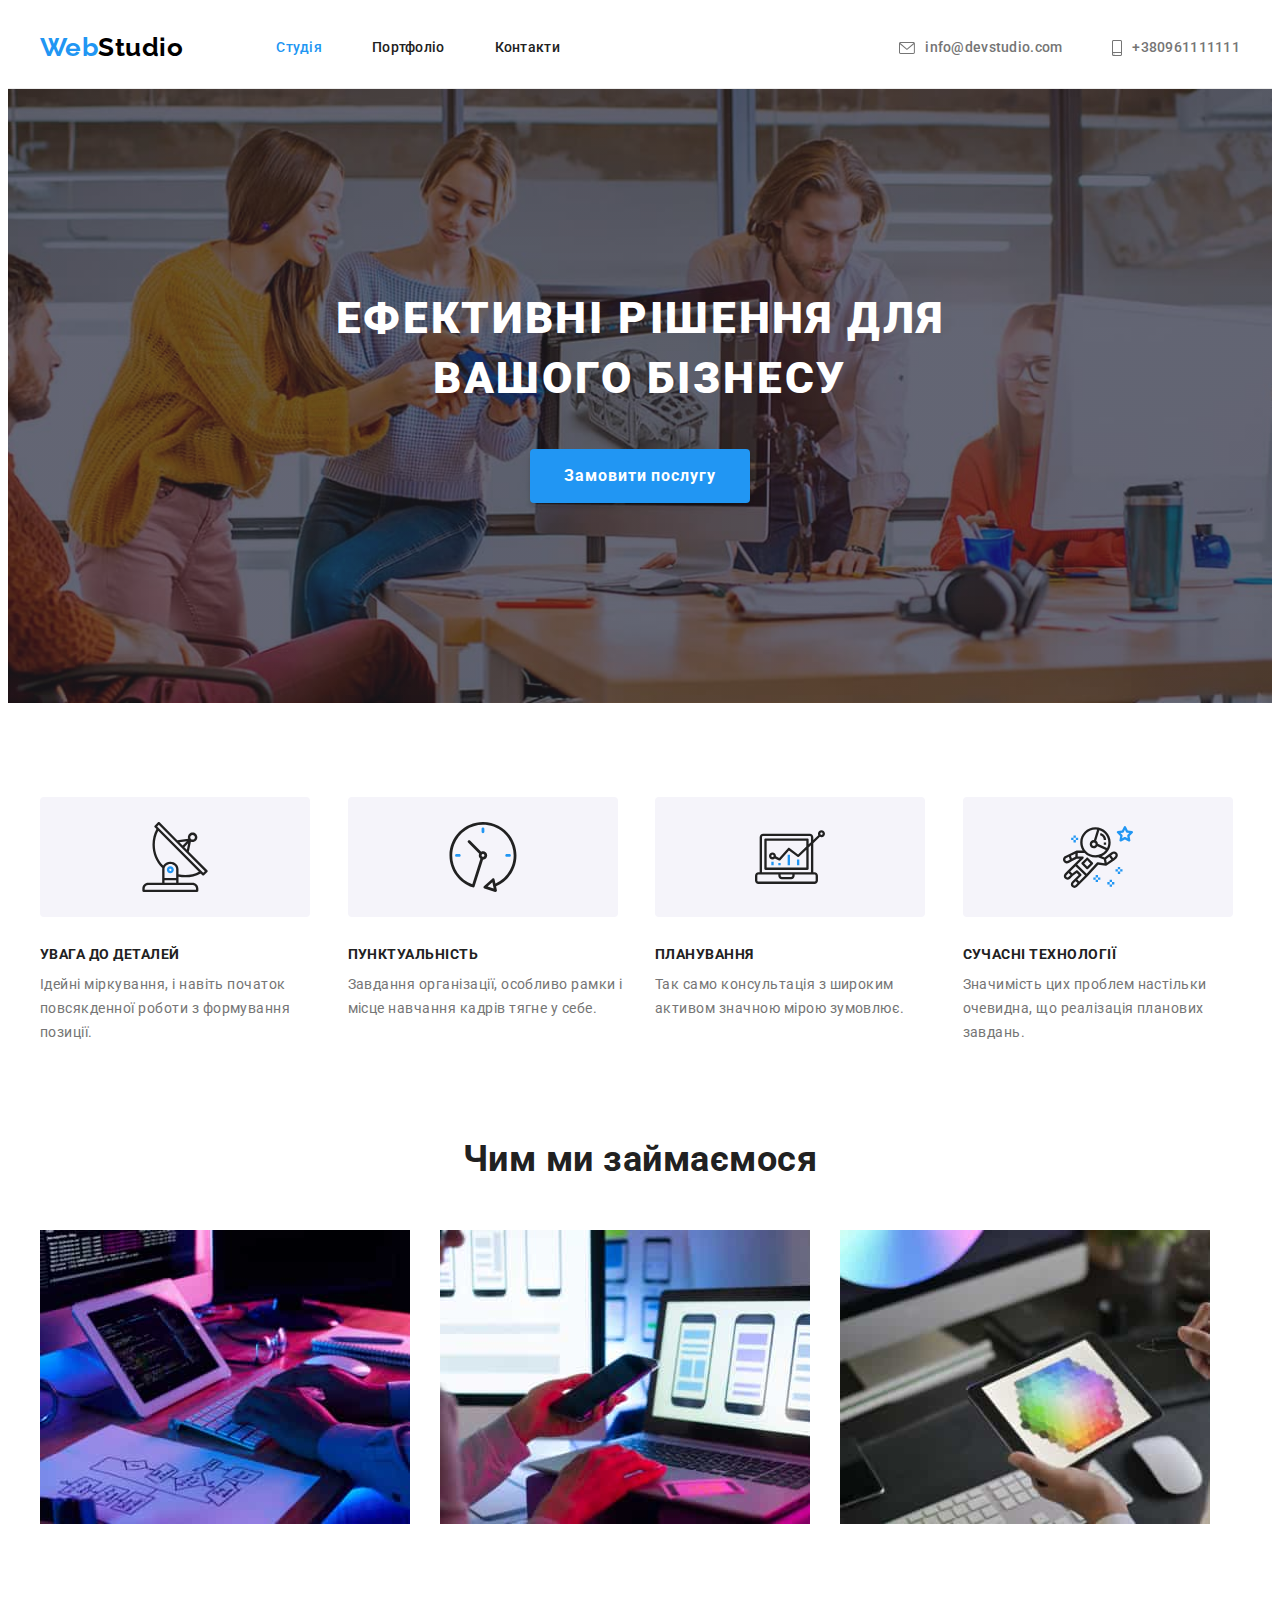
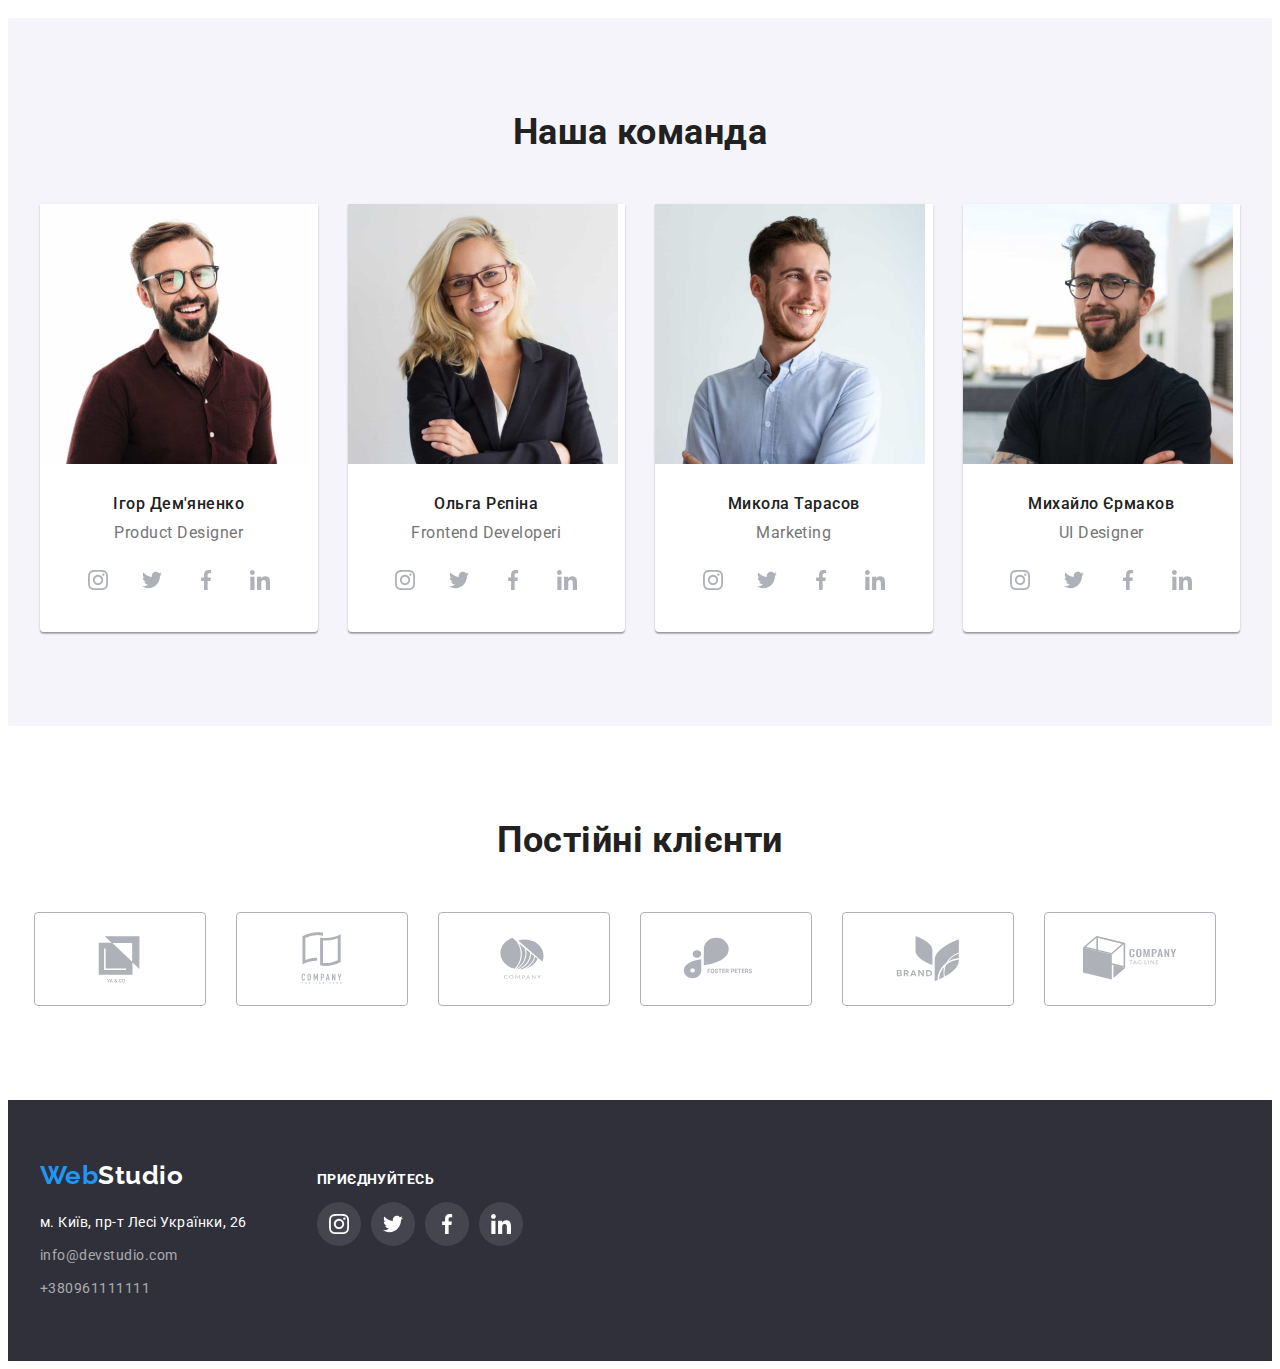
<file: index.html>
<!DOCTYPE html>
<html lang="uk">

<head>
    <meta charset="UTF-8">
    <meta http-equiv="X-UA-Compatible" content="IE=edge">
    <meta name="viewport" content="width=device-width, initial-scale=1.0">
    <title>WebStudio</title>
    <link rel="preconnect" href="https://fonts.googleapis.com">
    <link rel="preconnect" href="https://fonts.gstatic.com" crossorigin>
    <link href="https://fonts.googleapis.com/css2?family=Raleway:wght@700&family=Roboto:wght@400;500;700;900&display=swap"
        rel="stylesheet">

        <link rel="stylesheet" href="https://cdnjs.cloudflare.com/ajax/libs/modern-normalize/1.1.0/modern-normalize.min.css"
            integrity="sha512-wpPYUAdjBVSE4KJnH1VR1HeZfpl1ub8YT/NKx4PuQ5NmX2tKuGu6U/JRp5y+Y8XG2tV+wKQpNHVUX03MfMFn9Q=="
            crossorigin="anonymous" referrerpolicy="no-referrer" />
    
            <link rel="stylesheet" href="./css/styles.css">
</head>

<body>

            <!--Header-->
            
    <header class="page-header">
        <div class="conteiner header-list"> 
      <nav class="main-nav">
        <a href="./index.html" class="logo">
          Web<span class="logo-studioheader">Studio</span>
        </a>

        <ul class="nav">
            <li class="item"><a class="nav-link current" href="./index.html">Студія</a></li>
            <li class="item"><a class="nav-link" href="./portfolio.html">Портфоліо</a></li>
            <li class="item"><a class="nav-link" href="#">Контакти</a></li>
        </ul>
      </nav>

        <ul class="contact">
            <li class="contact-item">
                 <a class="contact-list" href="mailto:info@devstudio.com">
                    <svg class="icon-contact" width="16" height="12">
                        <use href="./images/icons.svg#envelope"></use>
                    </svg>
                    info@devstudio.com
                </a>
                 </li>
            <li class="contact-item">
                 <a class="contact-list" href="tel:+380961111111">
                    <svg class="icon-contact" width="10" height="16">
                        <use href="./images/icons.svg#smartphone"></use>
                    </svg>
                    +380961111111
                </a>
             </li>
        </ul>
        </div>
        
    </header>

    <main>

        <!--секція №1-->

    <section class="hero">
        <div class="conteiner"> 
            <h1 class="hero-title">Ефективні рішення для <br >вашого бізнесу</h1>
            <button type="button" class="hero-button">Замовити послугу</button>
        </div>
        
    </section>


    <!--секція №2-->

    <section class="section">
        <div class="conteiner"> 
        <h2 class="section-title visually-hidden">Наші цінності</h2>
        <ul class="section-list">
            <li class="section-item">
                <div class="block">
                    <svg class="icon-benefits" width="70" height="70">
                        <use href="./images/icons.svg#antenna"></use>
                    </svg>
                </div>
                <h3 class="title-name">Увага до деталей</h3>
                <p class="values">Ідейні міркування, і навіть початок повсякденної роботи з формування позиції.</p>
            </li>
            <li class="section-item">
                <div class="block">
                    <svg class="icon-benefits" width="70" height="70">
                        <use href="./images/icons.svg#clock"></use>
                    </svg>
                </div>
                <h3 class="title-name">Пунктуальність</h3>
                <p class="values">Завдання організації, особливо рамки і місце навчання кадрів тягне у себе.</p>
            </li>
            <li class="section-item">
                <div class="block">
                    <svg class="icon-benefits" width="70" height="70">
                        <use href="./images/icons.svg#computer"></use>
                    </svg>
                </div>
                <h3 class="title-name">Планування</h3>
                <p class="values">Так само консультація з широким активом значною мірою зумовлює.</p>
            </li>
            <li class="section-item">
                <div class="block">
                    <svg class="icon-benefits" width="70" height="70">
                        <use href="./images/icons.svg#astronaut"></use>
                    </svg>
                </div>
                <h3 class="title-name">Сучасні технології</h3>
                <p class="values">Значимість цих проблем настільки очевидна, що реалізація планових завдань.</p>
            </li>
        </ul>
        </div>
    </section>

    <!--секція №3-->

    <section class="section section-top">
        <div class="conteiner"> 
        <h2 class="section-title">Чим ми займаємося</h2>
        <ul class="section-list">
            <li class="section-image">
                <img src="./images/foto1.jpg" alt="руки на клавіатурі комп'ютера" width="370">
            </li>
            <li class="section-image">
                <img src="./images/foto2.jpg" alt="мобільний телефон в руці" width="370">  
            </li>
            <li class="section-image">
                <img src="./images/foto3.jpg" alt="планшет в руках" width="370">
            </li>
        </ul>
        </div>
    </section>

    <!--секція №4-->

    <section class="section team">
        <div class="conteiner"> 
        <h2 class="section-title"> Наша команда </h2>
        <ul class="section-list">

            <li class="team-item section-item">
                <img class="team-photo" src="./images/Igor.jpg" alt="Ігор Дем'яненко" width="270">
                <div class="team-signature"> 
                <h3 class="team-member"> Ігор Дем'яненко </h3>
                <p class="team-profession"> Product Designer </p>
                <ul class="social-list">
                    <li class="icon-social">
                        <a class="icon-link" href="#">
                            <svg class="icon" width="20" height="20">
                                <use href="./images/icons.svg#instagram"></use>
                            </svg>
                        </a>
                    </li>
                
                    <li>
                        <a class="icon-link" href="#">
                            <svg class="icon" width="20" height="20">
                                <use href="./images/icons.svg#twitter"></use>
                            </svg>
                        </a>
                
                    </li>
                    <li>
                        <a class="icon-link" href="#">
                            <svg class="icon" width="20" height="20">
                                <use href="./images/icons.svg#facebook"></use>
                            </svg>
                        </a>
                
                    </li>
                
                    <li>
                        <a class="icon-link" href="#">
                            <svg class="icon" width="20" height="20">
                                <use href="./images/icons.svg#linkedin"></use>
                            </svg>
                        </a>
                
                    </li>
                </ul>
                </div>
            </li>

            <li class="team-item section-item">
                <img class="team-photo" src="./images/olga.jpg" alt="Ольга Рєпіна" width="270">
                <div class="team-signature"> 
                <h3 class="team-member">Ольга Рєпіна</h3>
                <p class="team-profession"> Frontend Developeri </p>
                <ul class="social-list">
                    <li class="icon-social">
                        <a class="icon-link" href="#">
                            <svg class="icon" width="20" height="20">
                                <use href="./images/icons.svg#instagram"></use>
                            </svg>
                        </a>
                    </li>
                
                    <li>
                        <a class="icon-link" href="#">
                            <svg class="icon" width="20" height="20">
                                <use href="./images/icons.svg#twitter"></use>
                            </svg>
                        </a>
                
                    </li>
                    <li>
                        <a class="icon-link" href="#">
                            <svg class="icon" width="20" height="20">
                                <use href="./images/icons.svg#facebook"></use>
                            </svg>
                        </a>
                
                    </li>
                
                    <li>
                        <a class="icon-link" href="#">
                            <svg class="icon" width="20" height="20">
                                <use href="./images/icons.svg#linkedin"></use>
                            </svg>
                        </a>
                
                    </li>
                </ul>
                </div>
            </li> 

            <li class="team-item section-item"> 
                <img class="team-photo" src="./images/mikolka.jpg" alt="Микола Тарасов" width="270">
                <div class="team-signature"> 
                <h3 class="team-member"> Микола Тарасов </h3>
                <p class="team-profession"> Marketing </p>
                <ul class="social-list">
                    <li class="icon-social">
                        <a class="icon-link" href="#">
                            <svg class="icon" width="20" height="20">
                                <use href="./images/icons.svg#instagram"></use>
                            </svg>
                        </a>
                    </li>
                
                    <li>
                        <a class="icon-link" href="#">
                            <svg class="icon" width="20" height="20">
                                <use href="./images/icons.svg#twitter"></use>
                            </svg>
                        </a>
                
                    </li>
                    <li>
                        <a class="icon-link" href="#">
                            <svg class="icon" width="20" height="20">
                                <use href="./images/icons.svg#facebook"></use>
                            </svg>
                        </a>
                
                    </li>
                
                    <li>
                        <a class="icon-link" href="#">
                            <svg class="icon" width="20" height="20">
                                <use href="./images/icons.svg#linkedin"></use>
                            </svg>
                        </a>
                
                    </li>
                </ul>
                </div>
            </li>
            
            <li class="team-item section-item"> 
                <img class="team-photo" src="./images/mihailo.jpg" alt="Михайло Єрмаков" width="270">
                <div class="team-signature"> 
                <h3 class="team-member"> Михайло Єрмаков </h3> 
                <p class="team-profession"> UI Designer </p>
                <ul class="social-list">
                    <li class="icon-social">
                        <a class="icon-link" href="#">
                            <svg class="icon" width="20" height="20">
                                <use href="./images/icons.svg#instagram"></use>
                            </svg>
                        </a>
                    </li>
                
                    <li>
                        <a class="icon-link" href="#">
                            <svg class="icon" width="20" height="20">
                                <use href="./images/icons.svg#twitter"></use>
                            </svg>
                        </a>
                
                    </li>
                    <li>
                        <a class="icon-link" href="#">
                            <svg class="icon" width="20" height="20">
                                <use href="./images/icons.svg#facebook"></use>
                            </svg>
                        </a>
                
                    </li>
                
                    <li>
                        <a class="icon-link" href="#">
                            <svg class="icon" width="20" height="20">
                                <use href="./images/icons.svg#linkedin"></use>
                            </svg>
                        </a>
                
                    </li>
                </ul>
                </div>
            </li>
        </ul>
        </div>
    </section>

                     <!-- Секція №5-->

    
<section class="client">
        <div class=conteiner> 
            <h2 class="section-title"> Постійні клієнти  </h2>

            <ul class="name-client">
                <li class="logo-client">
                    <a class="icon-logo-client" href>
                    <svg class="icon-logo" width="106" height="60">
                        <use href="./images/icons.svg#Logo1"></use>
                    </svg>
                  </a>
                </li>
                <li class="logo-client">
                    <a class="icon-logo-client" href>
                        <svg class="icon-logo" width="106" height="60">
                            <use href="./images/icons.svg#Logo2"></use>
                        </svg>
                    </a>
                </li>
                <li class="logo-client">
                    <a class="icon-logo-client" href>
                        <svg class="icon-logo" width="106" height="60">
                            <use href="./images/icons.svg#Logo3"></use>
                        </svg>
                    </a>
                </li>
                <li class="logo-client">
                    <a class="icon-logo-client" href>
                        <svg class="icon-logo" width="106" height="60">
                            <use href="./images/icons.svg#Logo4"></use>
                        </svg>
                    </a>
                </li>
                <li class="logo-client">
                    <a class="icon-logo-client" href>
                        <svg class="icon-logo" width="106" height="60">
                            <use href="./images/icons.svg#Logo5"></use>
                        </svg>
                    </a>
                </li>
                <li class="logo-client">
                    <a class="icon-logo-client" href>
                        <svg class="icon-logo" width="106" height="60">
                            <use href="./images/icons.svg#Logo6"></use>
                        </svg>
                    </a>
                </li>
            </ul>

        </div>

    </section>

         
    </main>

                <!-- Footer-->
    

    <footer class="footer">

        <div class="conteiner footer-container">

        <!--адреса в підвалі-->

        <div>
            <a href="./index.html" class="logo logo-footer">
                <span class="logo-web">Web</span><span class="logo-studiofooter">Studio</span> </a>
            <address class="addres">
                <ul>
                    <li class="map"> <a class="address-list google-map" href="https://goo.gl/maps/CPtrU1FHBa2aNyZL9"
                            target="_blank" rel="noopener noreferrer nofollow">м. Київ, пр-т Лесі Українки, 26</a></li>
                    <li class="mailto"> <a class="address-list mail" href="mailto:info@devstudio.com">info@devstudio.com</a>
                    </li>
                    <li> <a class="address-list phone" href="tel:+380961111111">+380961111111</a></li>
                </ul>
            </address>
        </div>

        <!--соцмережі в підвалі-->

        <div class="footer-socialbox">
            <p class="item-footer"> Приєднуйтесь </p>
            <ul class="social-footer list">
                <li class="icon-social">
                    <a class="icon-footer-link" href>
                        <svg class="icon-footer" width="20" height="20">
                            <use href="./images/icons.svg#instagram"> </use>
                        </svg>
                    </a>
                </li>
                <li class="icon-social">
                    <a class="icon-footer-link" href>
                        <svg class="icon-footer" width="20" height="20">
                            <use href="./images/icons.svg#twitter"> </use>
                        </svg>
                    </a>
                </li>
                <li class="icon-social">
                    <a class="icon-footer-link" href>
                        <svg class="icon-footer" width="20" height="20">
                            <use href="./images/icons.svg#facebook"> </use>
                        </svg>
                    </a>
                </li>
                <li class="icon-social">
                    <a class="icon-footer-link" href>
                        <svg class="icon-footer" width="20" height="20">
                            <use href="./images/icons.svg#linkedin"> </use>
                        </svg>
                    </a>
                </li>
            </ul>
        </div>

        </div>


    </footer>
 
</body>

</html>
</file>
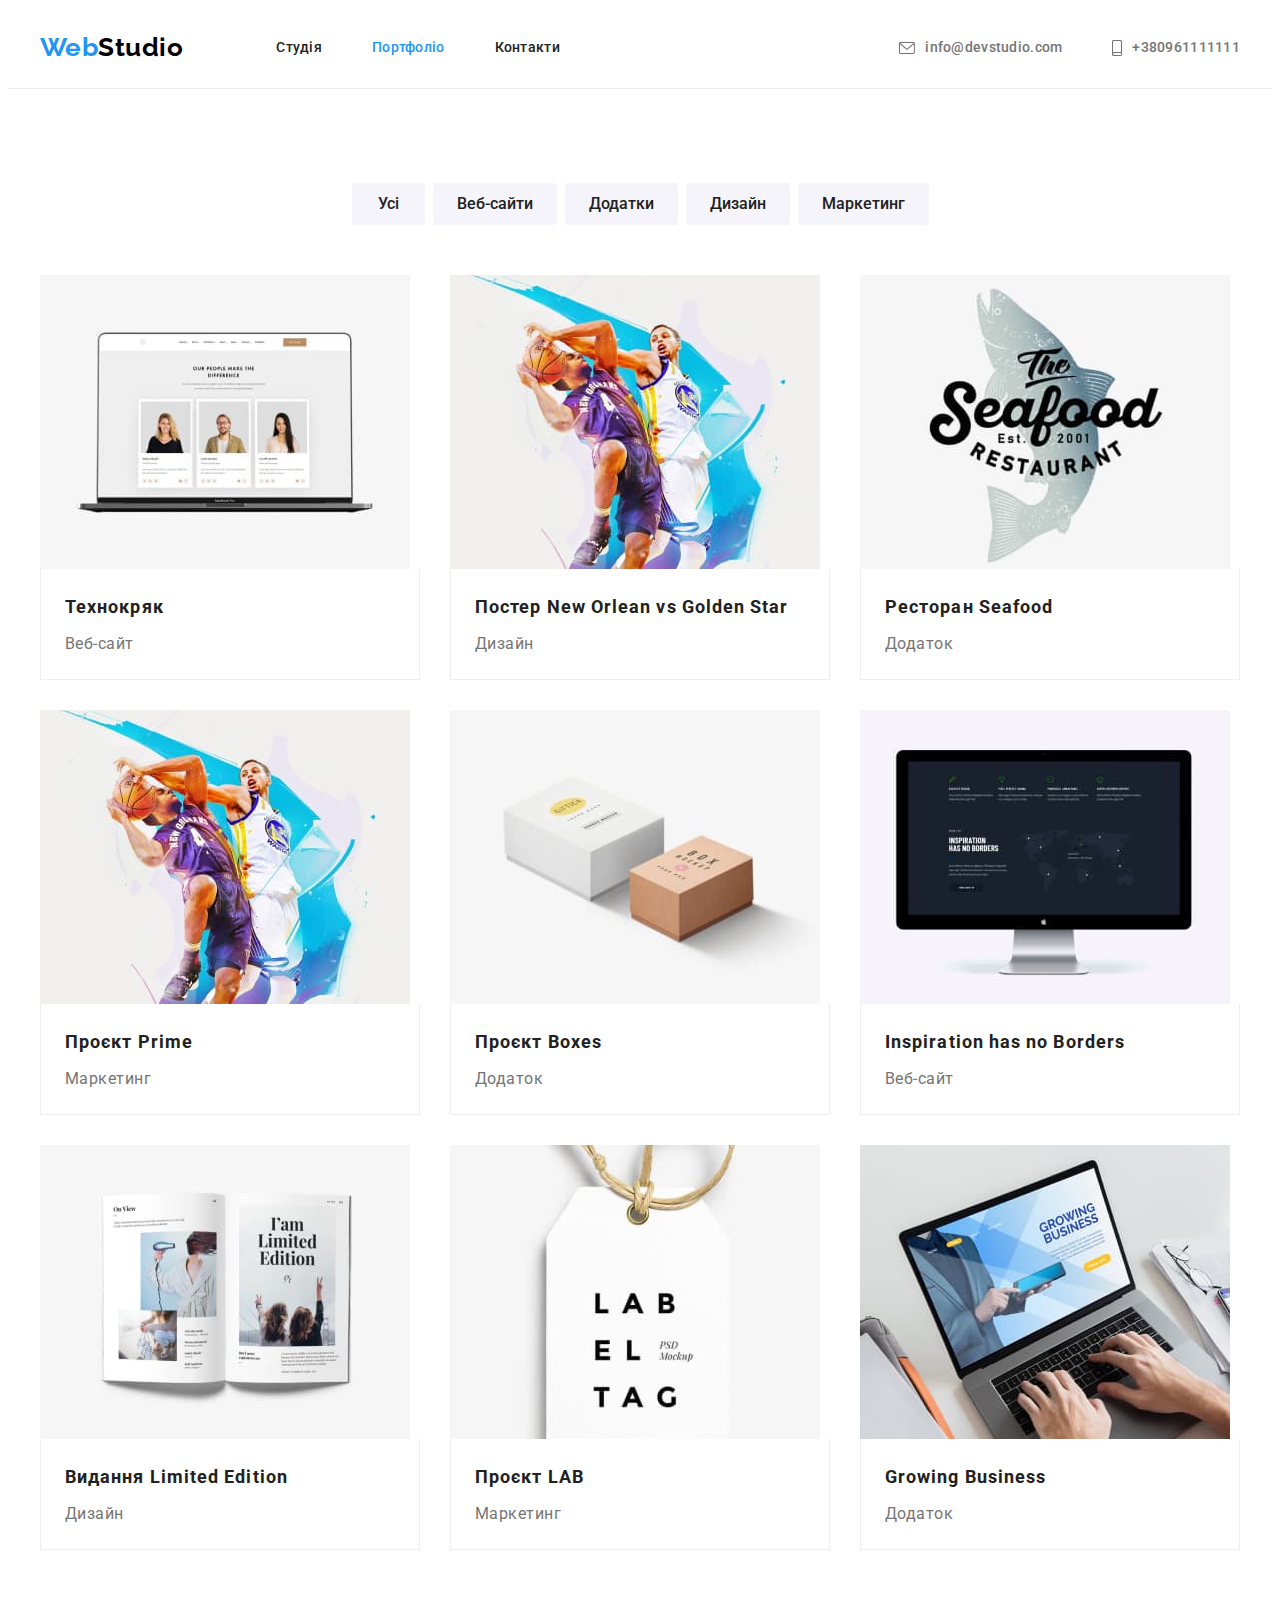
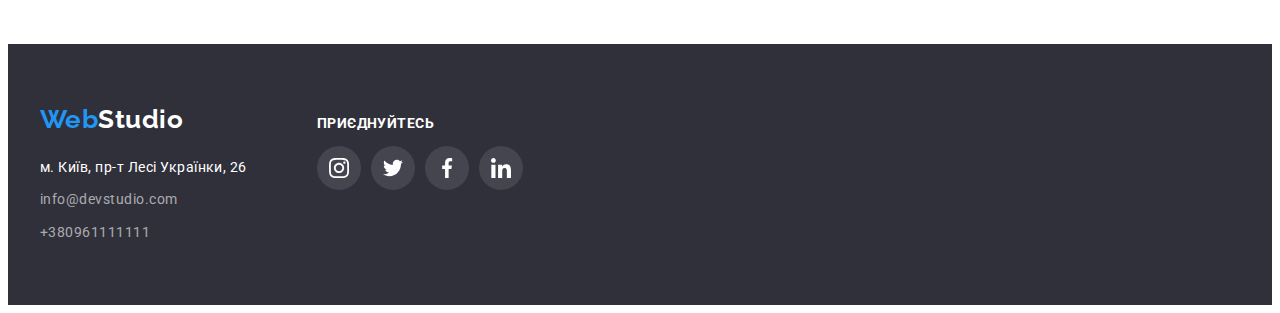
<file: portfolio.html>
<!DOCTYPE html>
<html lang="uk">

<head>
    <meta charset="UTF-8">
    <meta http-equiv="X-UA-Compatible" content="IE=edge">
    <meta name="viewport" content="width=device-width, initial-scale=1.0">
    <title>WebStudio</title>
    <link rel="preconnect" href="https://fonts.googleapis.com">
    <link rel="preconnect" href="https://fonts.gstatic.com" crossorigin>
    <link href="https://fonts.googleapis.com/css2?family=Raleway:wght@700&family=Roboto:wght@400;500;700;900&display=swap"
        rel="stylesheet">

        <link rel="stylesheet" href="https://cdnjs.cloudflare.com/ajax/libs/modern-normalize/1.1.0/modern-normalize.min.css"
            integrity="sha512-wpPYUAdjBVSE4KJnH1VR1HeZfpl1ub8YT/NKx4PuQ5NmX2tKuGu6U/JRp5y+Y8XG2tV+wKQpNHVUX03MfMFn9Q=="
            crossorigin="anonymous" referrerpolicy="no-referrer" />
    
            <link rel="stylesheet" href="./css/styles.css">

</head>

<body>

    <!-- Header -->

    <header class="page-header">
        <div class="conteiner header-list">
            <nav class="main-nav">
                <a href="./index.html" class="logo">
                    Web<span class="logo-studioheader">Studio</span>
                </a>
    
                <ul class="nav">
                    <li class="item"><a class="nav-link" href="./index.html">Студія</a></li>
                    <li class="item"><a class="nav-link current" href="./portfolio.html">Портфоліо</a></li>
                    <li class="item"><a class="nav-link" href="#">Контакти</a></li>
                </ul>
            </nav>
    
            <ul class="contact">
                <li class="contact-item">
                    <a class="contact-list" href="mailto:info@devstudio.com">
                        <svg class="icon-contact" width="16" height="12">
                            <use href="./images/icons.svg#envelope"></use>
                        </svg>
                        info@devstudio.com
                    </a>
                </li>
                <li class="contact-item">
                    <a class="contact-list" href="tel:+380961111111">
                        <svg class="icon-contact" width="10" height="16">
                            <use href="./images/icons.svg#smartphone"></use>
                        </svg>
                        +380961111111
                    </a>
                </li>
            </ul>
        </div>
    
    </header>

    <!-- Універсальний контент сторінки -->

    <main>

        <section class="section">
            <div class="conteiner"> 

            <h1 class="visually-hidden"> Portfolio </h1>

            
             
            <ul class="button-list">

                <li class="button-item"> <button type="button" class="portfolio-button"> Усі </button> </li>
                <li class="button-item"> <button type="button" class="portfolio-button"> Веб-сайти </button> </li>
                <li class="button-item"> <button type="button" class="portfolio-button"> Додатки </button> </li>
                <li class="button-item"> <button type="button" class="portfolio-button"> Дизайн </button> </li>
                <li class="button-item"> <button type="button" class="portfolio-button"> Маркетинг </button> </li>

            </ul>
                   

            <ul class="project-list">

                <li class="project-item"> 
                    <a class="project-link" href="#">
                    <img class="project-image" src="./images/technokryak.jpg" alt="Технокряк вебсайт" width="370">
                    <div class="project-border"> 
                    <h2 class="project-title"> Технокряк </h2>
                    <p class="project-filter"> Веб-сайт </p>
                    </div>
                    </a>
                </li>

                <li class="project-item"> 
                    <a class="project-link" href="#">
                    <img class="project-image" src="./images/poster.jpg" alt="Постер New Orlean vs Golden Star дизайн" width="370">
                    <div class="project-border"> 
                    <h2 class="project-title"> Постер New Orlean vs Golden Star </h2>
                    <p class="project-filter"> Дизайн </p>
                    </div>
                    </a>
                </li>

                <li class="project-item"> 
                    <a class="project-link" href="#">
                    <img class="project-image" src="./images/seafood.jpg" alt="Ресторан Seafood дизайн" width="370">
                    <div class="project-border"> 
                    <h2 class="project-title"> Ресторан Seafood </h2>
                    <p class="project-filter"> Додаток </p>
                    </div>
                    </a>
                </li>

                <li class="project-item"> 
                    <a class="project-link" href="#">
                    <img class="project-image" src="./images/poster.jpg" alt="Проєкт Prime Маркетинг" width="370">
                    <div class="project-border"> 
                    <h2 class="project-title"> Проєкт Prime </h2>
                    <p class="project-filter"> Маркетинг </p>
                    </div>
                    </a>
                </li>

                <li class="project-item"> 
                    <a class="project-link" href="#">
                    <img class="project-image" src="./images/boxes.jpg" alt="Проєкт Boxes додаток" width="370">
                    <div class="project-border"> 
                    <h2 class="project-title"> Проєкт Boxes </h2>
                    <p class="project-filter"> Додаток </p>
                    </div>
                    </a>
                </li>

                <li class="project-item"> 
                    <a class="project-link" href="#">
                    <img class="project-image" src="./images/bordes.jpg" alt="Inspiration has no Borders вебсайт" width="370">
                    <div class="project-border"> 
                    <h2 class="project-title"> Inspiration has no Borders </h2>
                    <p class="project-filter"> Веб-сайт </p>
                    </div>
                    </a>
                </li>

                <li class="project-item"> 
                    <a class="project-link" href="#">
                    <img class="project-image" src="./images/limited.jpg" alt="Limited Edition Видання" width="370">
                    <div class="project-border"> 
                    <h2 class="project-title"> Видання Limited Edition </h2>
                    <p class="project-filter"> Дизайн </p>
                    </div>
                    </a>
                </li>

                <li class="project-item">
                    <a class="project-link" href="#">
                    <img class="project-image" src="./images/lab.jpg" alt="Проєкт LAB маркетинг" width="370">
                    <div class="project-border"> 
                    <h2 class="project-title"> Проєкт LAB </h2>
                    <p class="project-filter"> Маркетинг </p>
                    </div>
                    </a>
                </li>

                <li class="project-item">
                    <a class="project-link" href="#">
                    <img class="project-image" src="./images/growing.jpg" alt="Growing Business додаток" width="370">
                    <div class="project-border"> 
                    <h2 class="project-title"> Growing Business </h2>
                    <p class="project-filter"> Додаток </p>
                    </div>
                    </a>
                </li>

            </ul>
            </div>
        </section>

    </main>

<!-- Підвал сайта -->

    <footer class="footer">
    
        <div class="conteiner footer-container">
    
            <!--адреса в підвалі-->
    
            <div>
                <a href="./index.html" class="logo logo-footer">
                    <span class="logo-web">Web</span><span class="logo-studiofooter">Studio</span> </a>
                <address class="addres">
                    <ul>
                        <li class="map"> <a class="address-list google-map" href="https://goo.gl/maps/CPtrU1FHBa2aNyZL9"
                                target="_blank" rel="noopener noreferrer nofollow">м. Київ, пр-т Лесі Українки, 26</a></li>
                        <li class="mailto"> <a class="address-list mail"
                                href="mailto:info@devstudio.com">info@devstudio.com</a>
                        </li>
                        <li> <a class="address-list phone" href="tel:+380961111111">+380961111111</a></li>
                    </ul>
                </address>
            </div>
    
            <!--соцмережі в підвалі-->
    
            <div class="footer-socialbox">
                <p class="item-footer"> Приєднуйтесь </p>
                <ul class="social-footer list">
                    <li class="icon-social">
                        <a class="icon-footer-link" href>
                            <svg class="icon-footer" width="20" height="20">
                                <use href="./images/icons.svg#instagram"> </use>
                            </svg>
                        </a>
                    </li>
                    <li class="icon-social">
                        <a class="icon-footer-link" href>
                            <svg class="icon-footer" width="20" height="20">
                                <use href="./images/icons.svg#twitter"> </use>
                            </svg>
                        </a>
                    </li>
                    <li class="icon-social">
                        <a class="icon-footer-link" href>
                            <svg class="icon-footer" width="20" height="20">
                                <use href="./images/icons.svg#facebook"> </use>
                            </svg>
                        </a>
                    </li>
                    <li class="icon-social">
                        <a class="icon-footer-link" href>
                            <svg class="icon-footer" width="20" height="20">
                                <use href="./images/icons.svg#linkedin"> </use>
                            </svg>
                        </a>
                    </li>
                </ul>
            </div>
    
        </div>
    
    
    </footer>
    </body>
    
    </html>
</file>
<file: css/styles.css>
:root {

    --paragraf-color: #757575;
    --header-color: #212121;
    --text-accent-color: #2196f3;
    --bacground-color: #ffffff;
    --second-background-color: #F5F4FA;
    

}

body {
    background-color: var(--bacground-color);
    color: var(--paragraf-color);

    font-family: 'Roboto', sans-serif;
    letter-spacing: 0.03em;
}




/* Прибирання маркерів */

ul {
    list-style: none;
    margin: 0;
    padding: 0;
}

/* Стили для обнуления верхних отступов у элементов */
h1,
h2,
h3,
h4,
h5,
h6,
p {
    margin-top: 0;
}



/* Класс для обнуления базовых свойств у списков (ul) */
.list {
    list-style: none;
    padding-left: 0;
    margin: 0;
}

/* Класс для обнуления базовых свойств у ссылок */
.link {
    text-decoration: none;
    color: inherit;
}

/* Свойства для корректного отображения картинок */
img {
    display: block;
    max-width: 100%;
    height: auto;
}

/* Свойства для обнуления курсива у address */
address {
    font-style: normal;
}


/* основний колір тексту сірий #757575 */
/* другорядний колір тексту-заголовки чорний #212121 */
/* колір лого-синій header-footer #2196F3 */
/* колір лого-чорний header #000000 */
/* колір лого-біллий footer #FFFFFF */
/* фоновий колір hero-footer #2F303A */
/* фоновий колір "Наші цінності" #F5F5F5 */
/* фоновий колір "Наша команда" #F5F4FA */
/* колір телефон-пошта footer rgba(255, 255, 255, 0.6) */
 
/*Стилі header*/

.page-header {

    background-color: var(--bacground-color);
    border-bottom: 1px solid #ECECEC;
}


.conteiner {    


    margin-left: auto;
    margin-right: auto;

     width: 1200px;
     padding-left: 15px;
     padding-right: 15px;
     
     
}

.section {
    padding-top: 94px;
    padding-bottom: 94px;
}

.header-list {
    display: flex;
    align-items: center;
   
}

.logo {

    color: var(--text-accent-color);

    font-family: 'Raleway', sans-serif;
    font-weight: 700;
    font-size: 26px;
    line-height: 1.2;

    text-decoration: none;

    }

    .logo-footer {

        margin-bottom: 20px;
    }


.logo-studioheader {
     color: #000000;

    }

.logo-studiofooter {
     color: var(--bacground-color);
    
    }

    .main-nav {
        display: flex;
        align-items: center;
    }

    .nav {
        display: flex;
        margin-left: 93px;

    }

    .nav .item + .item {
        margin-left: 50px;
    }
      

    

.nav .nav-link.current {
   

    color: var(--text-accent-color);
    }



.nav-link {
    display: block;
    padding-top: 32px;
    padding-bottom: 32px;

     color: var(--header-color);

     font-weight: 500;
     font-size: 14px;
     line-height: 1.14;
     letter-spacing: 0.02em;
     text-decoration: none;

    }

.nav-link:hover, .nav-link:focus {
     color: var(--text-accent-color);

     font-weight: 500;
     font-size: 14px;
     line-height: 1.14;
     letter-spacing: 0.02em;
    }

    .contact {
        display: flex;
        margin-left: auto;

    }

    .contact .contact-item + .contact-item {
        margin-left: 50px;

    }

  .contact-list  {

        display: flex;
        align-items: center;
        padding-top: 32px;
        padding-bottom: 32px;

      color: var(--paragraf-color);
      fill: var(--paragraf-color); 

      font-weight: 500;
      font-size: 14px;
      line-height: 1.14;
      letter-spacing: 0.02em;

    text-decoration: none;
  }

  .contact-list:hover, .contact-list:focus {
      color: var(--text-accent-color);
      fill: var(--text-accent-color);

    
  }

  .icon-contact {
      margin-right: 10px;

  }

 
 /*Стилі головної сторінки main*/

 .hero {

    padding-top: 200px;
    padding-bottom: 200px;
    max-width: 1600px;
    
    margin-left: auto;
    margin-right: auto;
    
    text-align: center;

    background-color: #c4c4c4;

    background:  linear-gradient(to right, rgba(47, 48, 58, 0.4), rgba(47, 48, 58, 0.4)), url(../images/herophoto.jpg);
    background-size: cover;
    background-repeat: no-repeat;
    background-position: center;


 }

  

 .hero-title { 
    
    margin-top: 0;
    margin-bottom: 40px;    

     color: var(--bacground-color);     

     font-weight: 900;
     font-size: 44px;
     line-height: 1.36;
     text-align: center;
     letter-spacing: 0.06em;
     text-transform: uppercase;
 }

 .hero-button {

    background-color: var(--text-accent-color);
    color: var(--bacground-color);
    border-color: transparent;

    font-family: inherit;
    font-weight: 700;
    font-size: 16px;
    line-height: 1.88;
    text-align: center;
    letter-spacing: 0.06em;

    cursor: pointer;

    box-shadow: 0px 4px 4px rgba(0, 0, 0, 0.15);
    border-radius: 4px;
    padding: 10px 32px;
    min-width: 216px;

 }

.hero-button:hover, .hero-button:focus {

    background-color: #188CE8;


}

/*Скрили заголовок Наші цінності*/

.visually-hidden {
    position: absolute;
    white-space: nowrap;
    width: 1px;
    height: 1px;
    overflow: hidden;
    border: 0;
    padding: 0;
    clip: rect(0 0 0 0);
    clip-path: inset(50%);
    margin: -1px;
}



 .section-title {
     color: var(--header-color); 

    font-weight: 700;
    font-size: 36px;
    line-height: 1.16;
    text-align: center;

    margin-bottom: 50px;
    }
 
 .title-name {
     color: var(--header-color);

    font-weight: 700;
    font-size: 14px;
    line-height: 1.14;
    text-transform: uppercase;

    margin-top: 0px;
    margin-bottom: 10px;

    } 

    .section {

        padding-top: 94px;
        padding-bottom: 94px;
    }

    .section-top {

        padding-top: 0;
    }

    .section-list {
             display: flex;
             flex-wrap: wrap;
    }

    .section-item {

        flex-basis: calc((100% - 90px) / 4);
    
    }

    .section-list .section-image+.section-image {
        margin-left: 30px;
    }
   
    .section-list .section-item+.section-item {
            margin-left: 30px;
    
        }

    .block {
                    width: 270px;
                    height: 120px;
                    display: flex;
                    justify-content: center;
                    align-items: center;
                    margin-bottom: 30px;
                    background-color: #F5F4FA;
                    border-radius: 4px;

                    }

    .values {
        font-size: 14px;
        line-height: 1.71;

        margin-top: 0;
        margin-bottom: 0;
    }

    .team {
        background-color: var(--second-background-color);
    
    }

    .team-item {
    
            background-color: var(--bacground-color);
                /* material shadow v1 */
            
                box-shadow: 0px 1px 3px rgba(0, 0, 0, 0.12), 0px 1px 1px rgba(0, 0, 0, 0.14), 0px 2px 1px rgba(0, 0, 0, 0.2);
                border-radius: 0px 0px 4px 4px;
    
    }

    .team-signature {

        padding-top: 30px;
        padding-bottom: 30px;
    }

  

    .team-member {
        
        color: var(--header-color);
        font-weight: 500;
        font-size: 16px;
        line-height: 1.19;
        text-align: center;

        margin-bottom: 10px;
    }

    
    .team-profession {

        margin-bottom: 16px;

        font-weight: 400;
        font-size: 16px;
        line-height: 1.19;
        text-align: center;

        
    }

        .social-list {
            display: flex;
            justify-content: center;
            align-items: center;
            gap: 10px;
        }
    
        .icon-social {
            width: 44px;
            height: 44px;
        }
    
        .icon-link {
            display: flex;
            align-items: center;
            justify-content: center;
            width: 44px;
            height: 44px;
            border-radius: 50%;
            background-color: var(--background-color);
            fill: #AFB1B8;
    
        }
    
        .icon-link:hover, .icon-link:focus {
            background-color: var(--text-accent-color);
            fill: #ffffff;
    
        }

                /*Секція №5*/

                .client {
                    padding: 94px 0px;
                    text-align: center;
                    justify-content: center;
                    align-items: center;
                }
        
                .name-client {
                    display: flex;
                    text-align: center;
                    justify-content: center;
                    align-items: center;
                }
        
        
                .logo-client {
                    margin-right: 30px;
                }
        
                .icon-logo-client {
                    display: inline-flex;
                    align-items: center;
                    justify-content: center;
                    width: 170px;
                    height: 92px;
                    fill: #AFB1B8;
                    border: 1px solid #AFB1B8;
                    border-radius: 4px;
                    transition: border 250ms cubic-bezier(0.4, 0, 0.2, 1);
                }
        
                .icon-logo-client:hover, .icon-logo-client:focus {
        
                    fill: var(--text-accent-color);
                    border: 1px solid var(--text-accent-color);
        
                }


    /*Стилі сторінки Портфоліо*/



    .button-list {

        display: flex;
        justify-content: center;

        margin-bottom: 50px;

    }


   
    .button-list .button-item + .button-item {

        margin-left: 8px;
    }

    



    .portfolio-button {

        background-color: var(--second-background-color);
        color: var(--header-color);
        font-family: inherit;
        font-weight: 500;
        font-size: 16px;
        line-height: 1.63;
        border-color: transparent;

        cursor: pointer;

        border-radius: 4px;
        padding: 6px 22px;
        min-width: 73px;

    }

    .portfolio-button:hover, .portfolio-button:focus {

        background-color: var(--text-accent-color);
        color: var(--bacground-color);
        box-shadow: 0px 3px 1px rgba(0, 0, 0, 0.1), 0px 1px 2px rgba(0, 0, 0, 0.08), 0px 2px 2px rgba(0, 0, 0, 0.12);
    }

    

    .project-list {

        padding: 0;
        list-style: none;
        display: flex;
        flex-wrap: wrap;
        margin-top: -30px;
        margin-left: -30px;
    }

    .project-item {        
        

        flex-basis: calc( 100% / 3 - 30px);

        margin-left: 30px;
        margin-top: 30px;
    }

    
    .project-link {

    text-decoration: none;
    display: block;
    } 

    .project-link:hover, .project-link:focus {

    box-shadow: 0px 1px 1px rgba(0, 0, 0, 0.12), 0px 4px 4px rgba(0, 0, 0, 0.06), 1px 4px 6px rgba(0, 0, 0, 0.16);
    }

    

    .projec-image {

        margin-bottom: 20px;
        background-color: #EEEEEE;
    }

    .project-border {

        padding: 20px 24px;

        border-right: 1px solid #EEEEEE;
        border-bottom: 1px solid #EEEEEE;
        border-left: 1px solid #EEEEEE;
    }
 
    .project-title {
    
        margin-bottom: 4px;

        color: var(--header-color);

        font-weight: 700;
        font-size: 18px;
        line-height: 2;
        letter-spacing: 0.06em;

        
    }

    .project-filter { 
        
        margin-bottom: 0;

        color: var(--paragraf-color);

        font-size: 16px;
        line-height: 1.88;
        

    }



   /*Стилі footer*/ 
 
    .footer {
     background-color: #2F303A;
     padding-top: 60px;
     padding-bottom: 60px;
    }

        .footer-container {
            display: flex;
            align-items: baseline;
        }

        /* адреса футера перший дів*/


    .address-list {

        font-size: 14px;
        line-height: 1.71;

        text-decoration: none;
        list-style-type: none;
        font-style: normal;

    }

    .address-list:hover, .address-list:focus {
        color: var(--text-accent-color);

        font-size: 14px;
        line-height: 1.71;
        font-style: normal;
    }

    .addres {

        margin-top: 20px;
    }

    .map {

        margin-bottom: 9px;
    }

    .mailto {
        margin-bottom: 9px;
    }

        .google-map {

            color: var(--bacground-color);

    
    }

    .mail {

    color: rgba(255, 255, 255, 0.6);

    margin-bottom: 9px;
    }

    .phone {

     color: rgba(255, 255, 255, 0.6);


    }

        /* соцмережі футера другий дів*/

        .footer-socialbox {
            margin-left: 70px;
        }
    
        .item-footer {
            font-size: 14px;
            font-weight: 700;
            line-height: 1.14;
            letter-spacing: 0.03em;
            text-transform: uppercase;
            color: var(--bacground-color);
        }
    
        .social-footer {
            display: flex;
            align-items: baseline;
            gap: 10px;
        }
    
        .icon-social {
            width: 44px;
            height: 44px;
        }
    
        .icon-footer-link {
            display: flex;
            align-items: center;
            justify-content: center;
            width: 100%;
            height: 100%;
            fill: var(--bacground-color);
            border-radius: 50%;
            background: rgba(255, 255, 255, 0.1);
        }
    
        .icon-footer-link:hover, .icon-footer-link:focus {
            background-color: var(--text-accent-color);
        }
</file>
